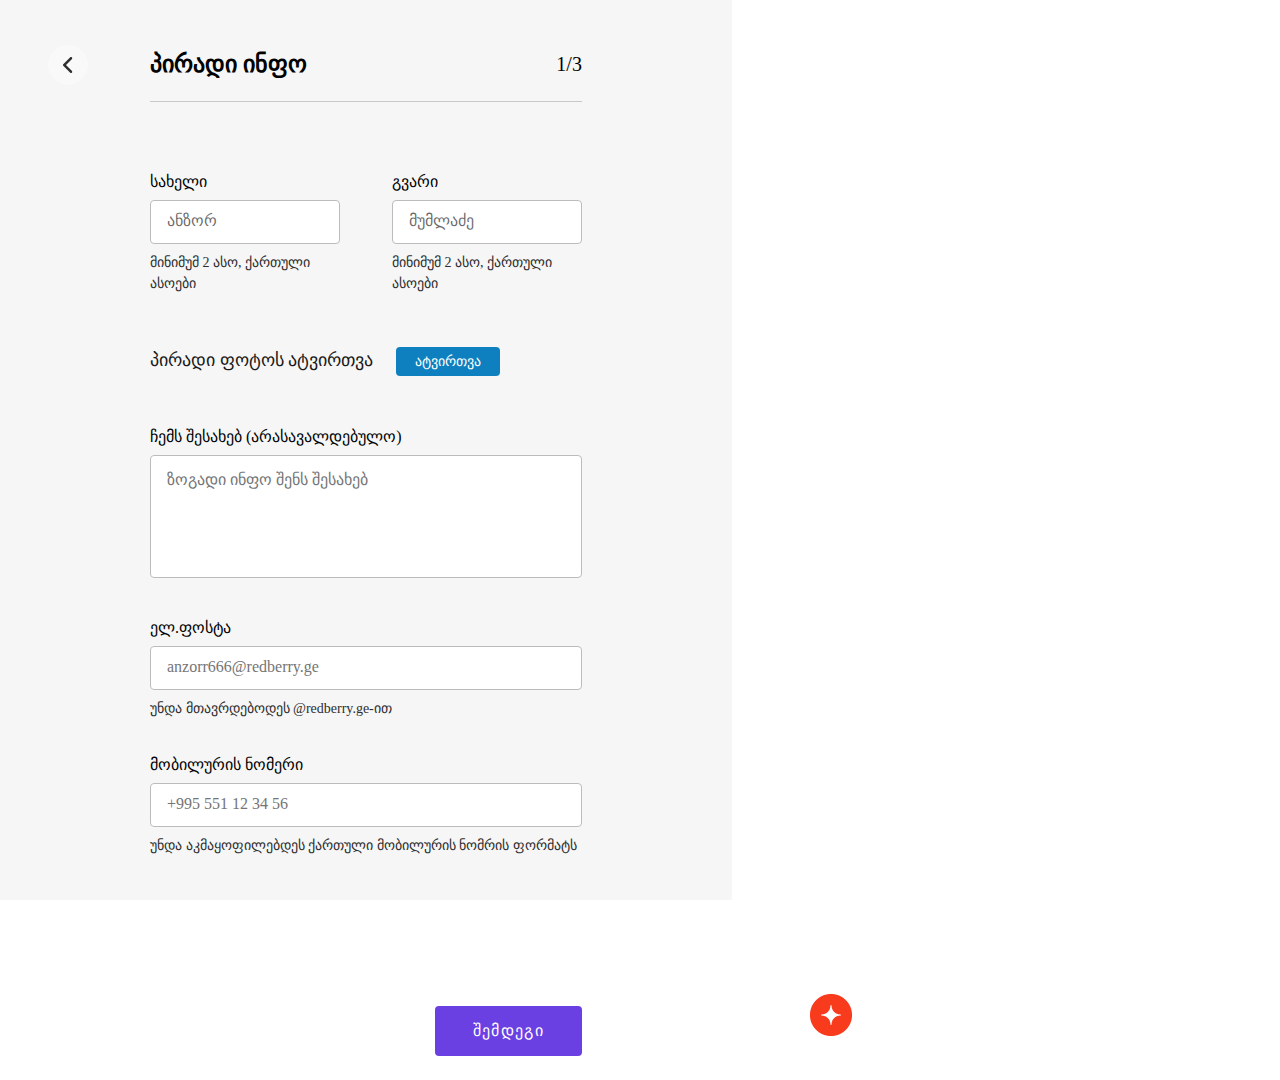
<file: persinf.html>
<!DOCTYPE html>
<html lang="en">
<head>
    <meta charset="UTF-8">
    <meta http-equiv="X-UA-Compatible" content="IE=edge">
    <meta name="viewport" content="width=device-width, initial-scale=1.0">
    <title>პირდადი ინფორმაცია</title>
    <link rel="stylesheet" href="/styles/style.css">
    <link rel="shortcut icon" href="https://freepngimg.com/download/scroll/12-2-scroll-png-pic.png" type="image/x-icon">
</head>
<body>
    <div class="main-container">
        <div class="left-container">
            <a href="index.html" class="vector">
                <img src="photos/Vector.png" alt="Vector-left">
            </a>
            <div class="form-header">
                <h3>პირადი ინფო</h3>
                <span>1/3</span>
            </div>
            <div class="line"></div>
            <form action="" method="post" enctype="multipart/form-data" id="form">
                <div class="fullname">
                    <div class="name">
                        <label for="name">სახელი</label>
                        <input type="text" name="name" id="name" placeholder="ანზორ">
                        <img src="photos/check.png" alt="" class="check">
                        <img src="photos/error.png" alt="" class="warning">
                        <p>მინიმუმ 2 ასო, ქართული ასოები</p>
                    </div>
                    <div class="surname">
                        <label for="surname">გვარი</label>
                        <input type="text" name="surname" id="surname" placeholder="მუმლაძე">
                        <img src="photos/check.png" alt="" class="check">
                        <img src="photos/error.png" alt="" class="warning">
                        <p>მინიმუმ 2 ასო, ქართული ასოები</p>
                    </div>
                </div>
                <div class="photo-upload">
                    <label for="image">პირადი ფოტოს ატვირთვა</label>
                    <label for="image" class="ulpoad">
                        ატვირთვა
                        <input type="file" name="image" id="image">
                    </label>    
                </div>
                <div class="about-me-container">
                    <label for="about_me">ჩემს შესახებ (არასავალდებულო)</label>
                    <textarea name="about_me" id="about_me" class="textarea" placeholder="ზოგადი ინფო შენს შესახებ"></textarea>
                </div>
                <div class="email-container">
                    <label for="">ელ.ფოსტა</label>
                    <input type="email" name="email" id="email" placeholder="anzorr666@redberry.ge">
                    <img src="photos/check.png" alt="" class="check">
                    <img src="photos/error.png" alt="" class="warning">
                    <p>უნდა მთავრდებოდეს @redberry.ge-ით</p>
                </div>
                <div class="phone-container">
                    <label for="phone_number">მობილურის ნომერი</label>
                    <input type="text" name="phone_number" id="phone_number" placeholder="+995 551 12 34 56">
                    <img src="photos/check.png" alt="" class="check">
                    <img src="photos/error.png" alt="" class="warning">
                    <p>უნდა აკმაყოფილებდეს ქართული მობილურის ნომრის ფორმატს</p>
                </div>
                <div class="next-button-container">
                    
                    <a href="/exp.html" type="submit" class="next-button">შემდეგი</a>
                </div>    
            </form>
        </div>
        <!--  -->
        <div class="right-container">
            <div class="resume-container" style="top: 0; border: none;">
                <div class="r-fullname">
                    <div id="r-name"></div>
                    <div id="r-surname"></div>
                </div>
                <div class="email">
                    <img src="photos/@.png" alt="" id="sabachka">
                    <p id="r-email"></p>
                </div>
                <div class="phone">
                    <img src="photos/phone.png" alt="phone-icon" id="phoneIcon">
                    <p id="r-phone"></p>
                </div>
                <div class="image-container"></div>    
                <div class="r-about-me-container">
                    <h4 class="about-me">ჩემ შესახებ</h4>
                    <p id="r-about_me"></p>
                </div>             
                <img src="photos/smallLogo.png" class="small-logo" alt="redbedberry-logo">
            </div>
        </div>
    </div>



    <script src="javascripts/personal.js"></script>
</body>
</html>
</file>
<file: styles/style.css>
@font-face {
    font-family: HalveticaNeue;
    src: url(../font/HelveticaNeue.ttc);
}

* {
    font-family: 'Helvetica Neue';
    margin: 0;
    padding: 0;
    box-sizing: border-box;
}

a {
    text-decoration: none;
}

/* MAIN */

.background-container {
    width: 100%;
    height: 100vh;
    background-image: url(../photos/bg-photo.png);
    background-repeat: no-repeat;
    background-size: cover;
}
.header{
    padding: 25px 70px;
}
.line{
    margin-top: 24px;
    width: 100%;
    height: 1px;
    background-color: #1A1A1A;
}
.btn-add-resume{
    position: absolute;
    top: 50%;
    left: 50%;
    transform: translate(-50%,-50%);
    background-color: #1A1A1A;
    color: white;
    padding: 18px 133px;
    font-size: 20px;
    border-radius: 8px; 
    font-weight: 500;
    z-index: 1;
}
.transparent-logo{
    position: absolute;
    top: 44%;
    left: 56%;
    opacity: 0.7;
}

/* MAIN END */

/* FORM */
.main-container {
    display: flex;
    height: 100vh;
}

.vector {
    width: 40px;
    height: 40px;
    position: absolute;
    left: 48px;
    top: 45px;
    border-radius: 50%;
    background-color: white;
}

.vector img {
    position: absolute;
    top: 50%;
    left: 50%;
    transform: translate(-50%, -50%);
}

.left-container {
    width: 57.18%;
    height: 100vh;
    background-color: #F6F6F6;
    padding: 50px 150px;
}

.form-header {
    display: flex;
    justify-content: space-between;
    align-items: center;
}

.form-header h3 {
    font-weight: 700;
    font-size: 24px;
    line-height: 29.3px;
}

.form-header span {
    font-size: 20px;
}

.line {
    margin-top: 15px;
    width: 100%;
    height: 1px;
    background-color: #1A1A1A;
}

.fullname {
    display: flex;
    gap: 52px;
    margin: 69px 0px 54px;
}

.name {
    width: 50%;
    position: relative;
}

/* success */
.check {
    position: absolute;
    right: 9px;
    bottom: 42px;
    display: none;
}

/* error */
.warning {
    position: absolute;
    right: -30px;
    bottom: 42px;
    display: none;
}

.name label,
.surname label {
    font-size: 16px;
    font-weight: 500;
    line-height: 21px;
}

.name input,
.surname input,
.select {
    padding: 13px 16px;
    border: 1px solid #BCBCBC;
    border-radius: 4px;
    width: 100%;
    outline: none;
    margin: 8px 0px;
}

.name p,
.surname p {
    font-size: 14px;
    font-weight: 300;
    color: #2E2E2E;
    line-height: 21px;
}

.name input::placeholder,
.surname input::placeholder {
    font-size: 16px;
    font-weight: 400;
    color: rgba(0, 0, 0, 0.6);
    line-height: 21px;
}

.name input:focus,
.surname input:focus,
.about-me-container textarea:focus,
.email-container input:focus,
.phone-container input:focus {
    border-color: #767373;
}


.surname {
    width: 50%;
    position: relative;
}

/* photo upload */
.photo-upload {
    margin: 55px 0px;
}

.photo-upload label:first-of-type {
    font-size: 18px;
    font-weight: 500;
    line-height: 22px;
    margin-right: 19px;
    color: #1A1A1A;
}

.ulpoad {
    color: white;
    padding: 7px 19px;
    font-size: 14px;
    background-color: #0E80BF;
    cursor: pointer;
    line-height: 16.7px;
    font-weight: 400;
    border-radius: 4px;
}

.ulpoad input {
    display: none;
}

/* about-me */
.about-me-container,
.email-container,
.phone-container {
    margin: 35px 0px;
    position: relative;
}

#phoneIcon,
#sabachka,
.about-me {
    display: none;
}

.about-me-container label,
.email-container label,
.phone-container label {
    font-size: 16px;
    line-height: 21px;
    font-weight: 500;
}

.about-me-container textarea {
    margin-top: 8px;
    resize: none;
    width: 100%;
    height: 123px;
    outline: none;
    border: 1px solid #BCBCBC;
    border-radius: 4px;
    padding-top: 13px;
    padding-left: 16px;
}

.email-container input,
.phone-container input {
    padding: 13px 16px;
    border: 1px solid #BCBCBC;
    border-radius: 4px;
    width: 100%;
    outline: none;
    margin: 8px 0px;
}

/* .phone-container input {
    font-size: 18px;
} */
.email-container p,
.phone-container p {
    font-size: 14px;
    font-weight: 300;
    color: #2E2E2E;
    line-height: 21px;
}

.about-me-container textarea::placeholder,
.email-container input::placeholder,
.phone-container input::placeholder {
    font-size: 16px;
    line-height: 21px;
    font-weight: 400;
}

/* nexbutton */
.next-button-container {
    display: flex;
    justify-content: right;
    align-items: center;
    margin-top: 150px;
}

.next-button-container .next-button {
    color: white;
    background-color: #6B40E3;
    padding: 15px 38px;
    border: none;
    font-size: 16px;
    line-height: 20px;
    letter-spacing: 1.28px;
    font-weight: 500;
    border-radius: 4px;
}

/* add-experience-btn */
.add-experience-btn {
    margin-top: 45px;
    color: white;
    font-size: 16px;
    line-height: 20px;
    font-weight: 500;
    padding: 14px 21px;
    background-color: #62A1EB;
    border: none;
    border-radius: 4px;
}


/* education */
.name select .placeholder {
    color: red;
}

/* right-container */
.right-container {
    height: 100vh;
    width: 42.82%;
}


/* experience page */

/* error & success classes */
.borderGreen {
    border-color: #98E37E !important;
}

.success input {
    border-color: #98E37E;
}

.success .check {
    display: block;
}

.error input {
    border-color: #E52F2F;
}

.error label {
    color: #E52F2F;
}

.error .warning {
    display: block;
}

/* FORM END */

/* RESUMe */

.vector {
    width: 40px;
    height: 40px;
    position: absolute;
    left: 48px;
    top: 45px;
    border-radius: 50%;
    background-color: #F9F9F9;
}

.vector img {
    position: absolute;
    top: 50%;
    left: 50%;
    transform: translate(-50%, -50%);
}

.resume-container {
    padding: 70px 80px;
    position: relative;
    top: 45px;
    max-width: 822px;
    width: 100%;
    margin: 0 auto;
    border: 1px solid black;
    height: 1080px;
}

.r-fullname {
    color: #F93B1D;
    font-weight: 700;
    font-size: 34px;
    line-height: 41.51px;
    display: flex;
    gap: 20px;
}

.email,
.phone {
    margin: 14px 0px;
    display: flex;
    align-items: center;
    gap: 12px;
    font-size: 18px;
    font-weight: 400;
    line-height: 21.47px;
    color: #1A1A1A;
}

.image-container {
    width: 246px;
    height: 246px;
    position: absolute;
    right: 75px;
    top: 48px;
}

.image-container img {
    width: 100%;
    height: 100%;
    border-radius: 50%;
}

.about-me,
.experience,
.education {
    color: #F93B1D;
    font-size: 18px;
    line-height: 22px;
    font-weight: 700;
    margin: 30px 0px 15px;
}

#r-about_me {
    max-width: 420px;
    width: 100%;
    color: #1A1A1A;
    font-size: 16px;
    font-weight: 400;
    line-height: 22px;
    white-space: pre-wrap;
    overflow-wrap: break-word;
}

.line {
    width: 100%;
    height: 1px;
    background-color: #C8C8C8;
    margin: 22px 0px;
}

.position-employer-container,
.institute-degree-container {
    font-size: 16px;
    line-height: 20px;
    font-weight: 500;
    color: #1A1A1A;
}

.dates {
    font-style: italic;
    font-size: 16px;
    line-height: 20px;
    font-weight: 400;
    color: #909090;
    margin: 7px 0px 15px;
}

#r-description,
#r-education_description {
    font-weight: 400;
    font-size: 16px;
    line-height: 22px;
    white-space: pre-wrap;
    overflow-wrap: break-word;
}

.small-logo {
    position: absolute;
    left: 78px;
    bottom: 44px;
}

/* RESUME END */
</file>
